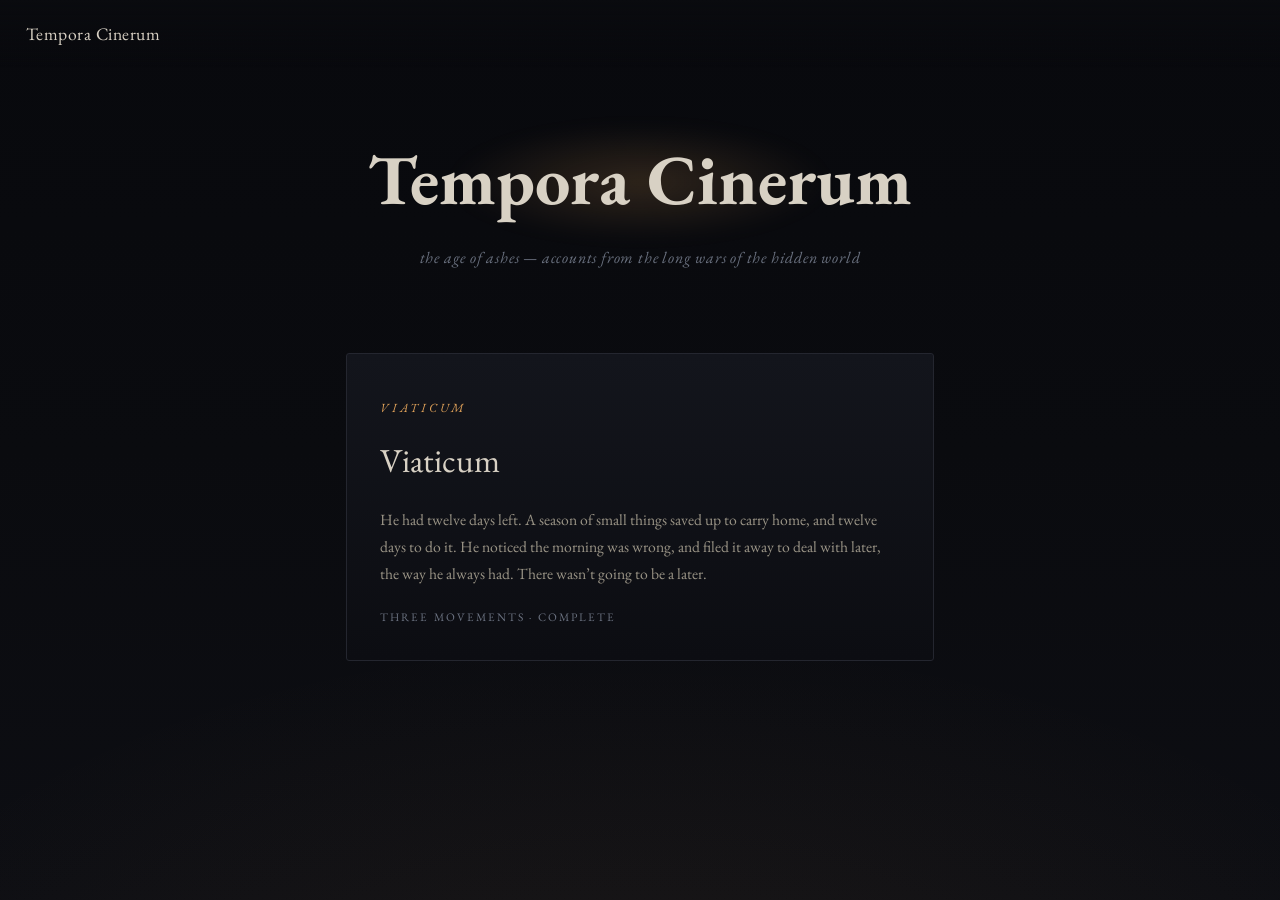
<file: index.html>
<!DOCTYPE html>
<html lang="en">
<head>
<meta charset="UTF-8">
<meta name="viewport" content="width=device-width, initial-scale=1.0">
<title>Tempora Cinerum</title>
<link rel="preconnect" href="https://fonts.googleapis.com">
<link rel="preconnect" href="https://fonts.gstatic.com" crossorigin>
<link href="https://fonts.googleapis.com/css2?family=EB+Garamond:ital,wght@0,400;0,500;1,400;1,500&display=swap" rel="stylesheet">
<link rel="stylesheet" href="assets/style.css">
</head>
<body>
<div class="sky" aria-hidden="true"></div>

<nav class="topbar">
  <a class="brand" href="index.html">Tempora Cinerum</a>
</nav>

<main class="wrap">

  <header class="lib-head reveal">
    <h1 class="lib-series">Tempora Cinerum</h1>
    <p class="lib-sub">the age of ashes — accounts from the long wars of the hidden world</p>
  </header>

  <!-- ====== WORK CARD: copy this block to add a new work ====== -->
  <a class="work-card reveal" href="works/viaticum/index.html">
    <span class="wc-latin">Viaticum</span>
    <h2>Viaticum</h2>
    <p class="wc-blurb">He had twelve days left. A season of small things saved up to carry home, and twelve days to do it. He noticed the morning was wrong, and filed it away to deal with later, the way he always had. There wasn&rsquo;t going to be a later.</p>
    <p class="wc-meta">Three movements · complete</p>
  </a>
  <!-- ====== end work card ====== -->

</main>

<script src="assets/app.js"></script>
</body>
</html>
</file>
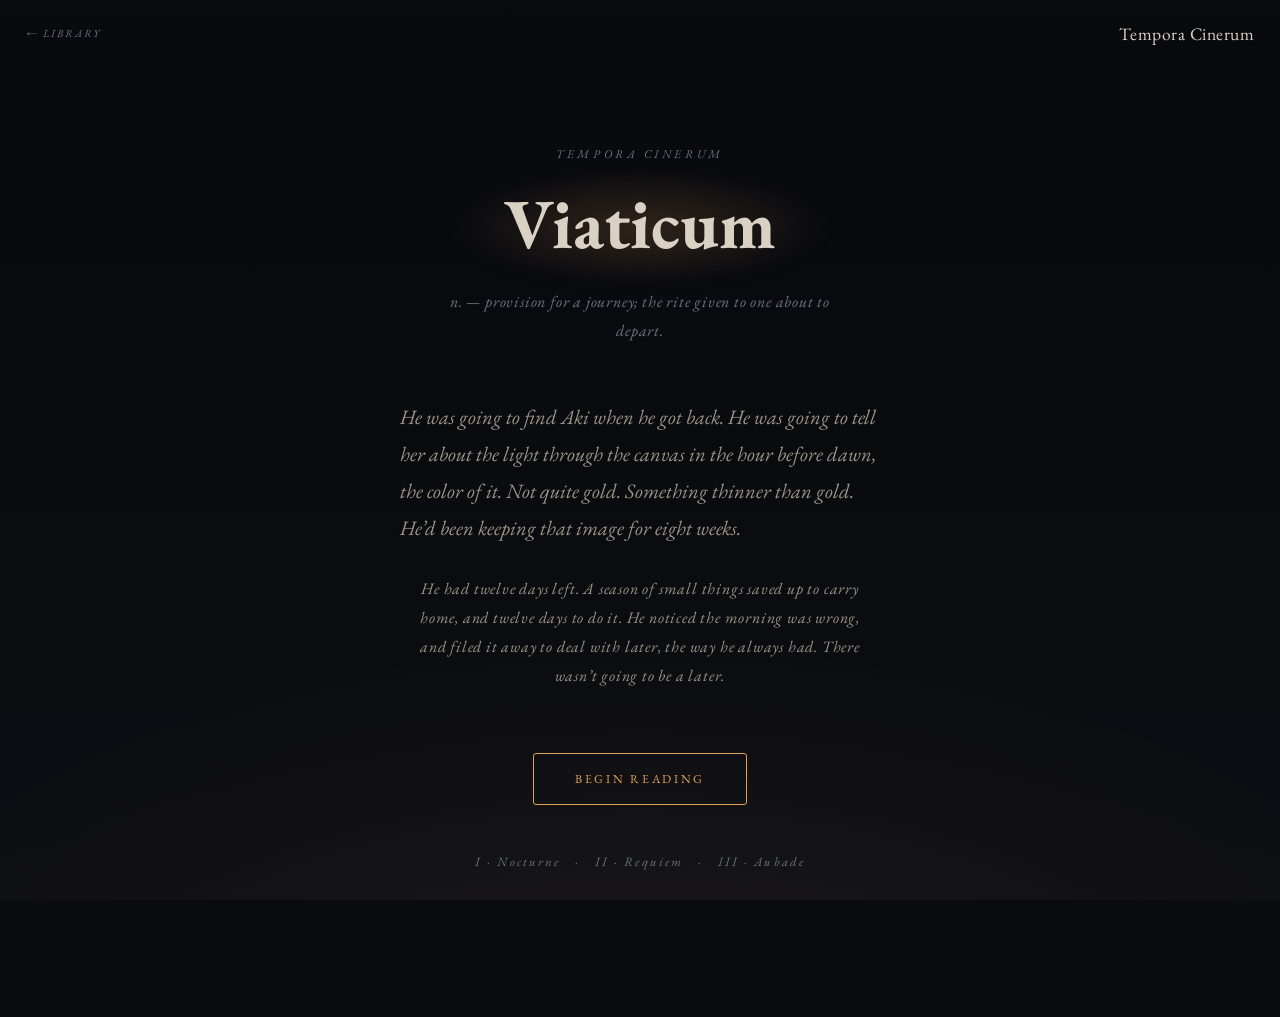
<file: works/viaticum/index.html>
<!DOCTYPE html>
<html lang="en">
<head>
<meta charset="UTF-8">
<meta name="viewport" content="width=device-width, initial-scale=1.0">
<title>Viaticum — Tempora Cinerum</title>
<link rel="preconnect" href="https://fonts.googleapis.com">
<link rel="preconnect" href="https://fonts.gstatic.com" crossorigin>
<link href="https://fonts.googleapis.com/css2?family=EB+Garamond:ital,wght@0,400;0,500;1,400;1,500&display=swap" rel="stylesheet">
<link rel="stylesheet" href="../../assets/style.css">
</head>
<body>
<div class="sky" aria-hidden="true"></div>

<nav class="topbar">
  <a href="../../index.html">← Library</a>
  <a class="brand" href="../../index.html">Tempora Cinerum</a>
</nav>

<main class="wrap">

  <header class="center">
    <p class="lib-sub reveal" style="margin-top:0;letter-spacing:.3em;text-transform:uppercase;font-size:.74rem;">Tempora Cinerum</p>
    <h1 class="lib-series reveal" style="margin-top:1.4rem;">Viaticum</h1>
    <p class="lib-sub reveal" style="max-width:25rem;margin-left:auto;margin-right:auto;">n. — provision for a journey; the rite given to one about to depart.</p>
  </header>

  <blockquote class="reveal" style="font-style:italic;color:var(--paper-dim);max-width:30rem;margin:6vh auto 0;line-height:1.8;text-align:left;border:none;padding:0;">He was going to find Aki when he got back. He was going to tell her about the light through the canvas in the hour before dawn, the color of it. Not quite gold. Something thinner than gold. He&rsquo;d been keeping that image for eight weeks.</blockquote>

  <p class="lib-sub reveal" style="text-align:center;max-width:28rem;margin:3vh auto 0;color:var(--paper-dim);">He had twelve days left. A season of small things saved up to carry home, and twelve days to do it. He noticed the morning was wrong, and filed it away to deal with later, the way he always had. There wasn&rsquo;t going to be a later.</p>

  <div class="center" style="margin-top:6vh;">
    <a class="startbtn reveal" href="read.html">Begin reading</a>
  </div>

  <p class="lib-sub reveal" style="text-align:center;margin-top:5vh;font-size:.8rem;letter-spacing:.16em;">
    <a href="read.html#nocturne" style="color:var(--muted);">I · Nocturne</a>
    &nbsp;&nbsp;·&nbsp;&nbsp;
    <a href="read.html#requiem" style="color:var(--muted);">II · Requiem</a>
    &nbsp;&nbsp;·&nbsp;&nbsp;
    <a href="read.html#aubade" style="color:var(--muted);">III · Aubade</a>
  </p>

</main>

<script src="../../assets/app.js"></script>
</body>
</html>
</file>
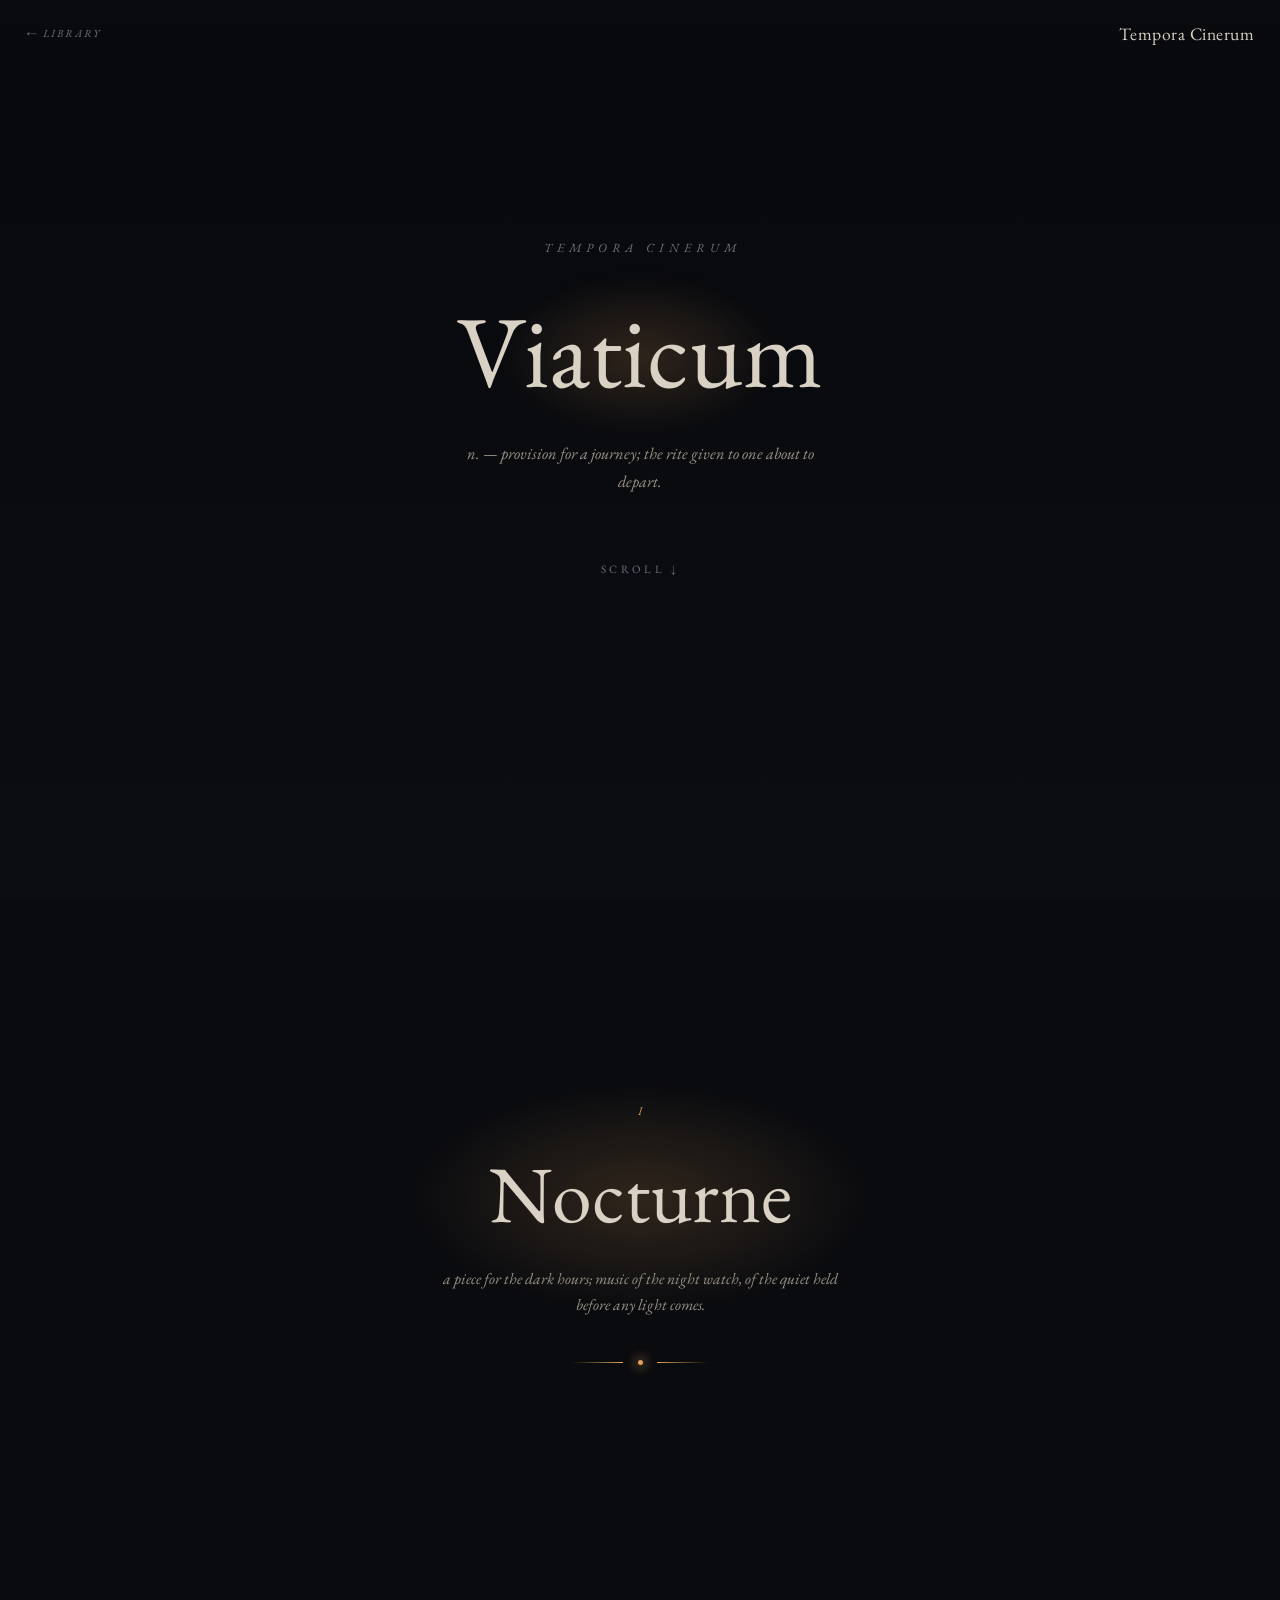
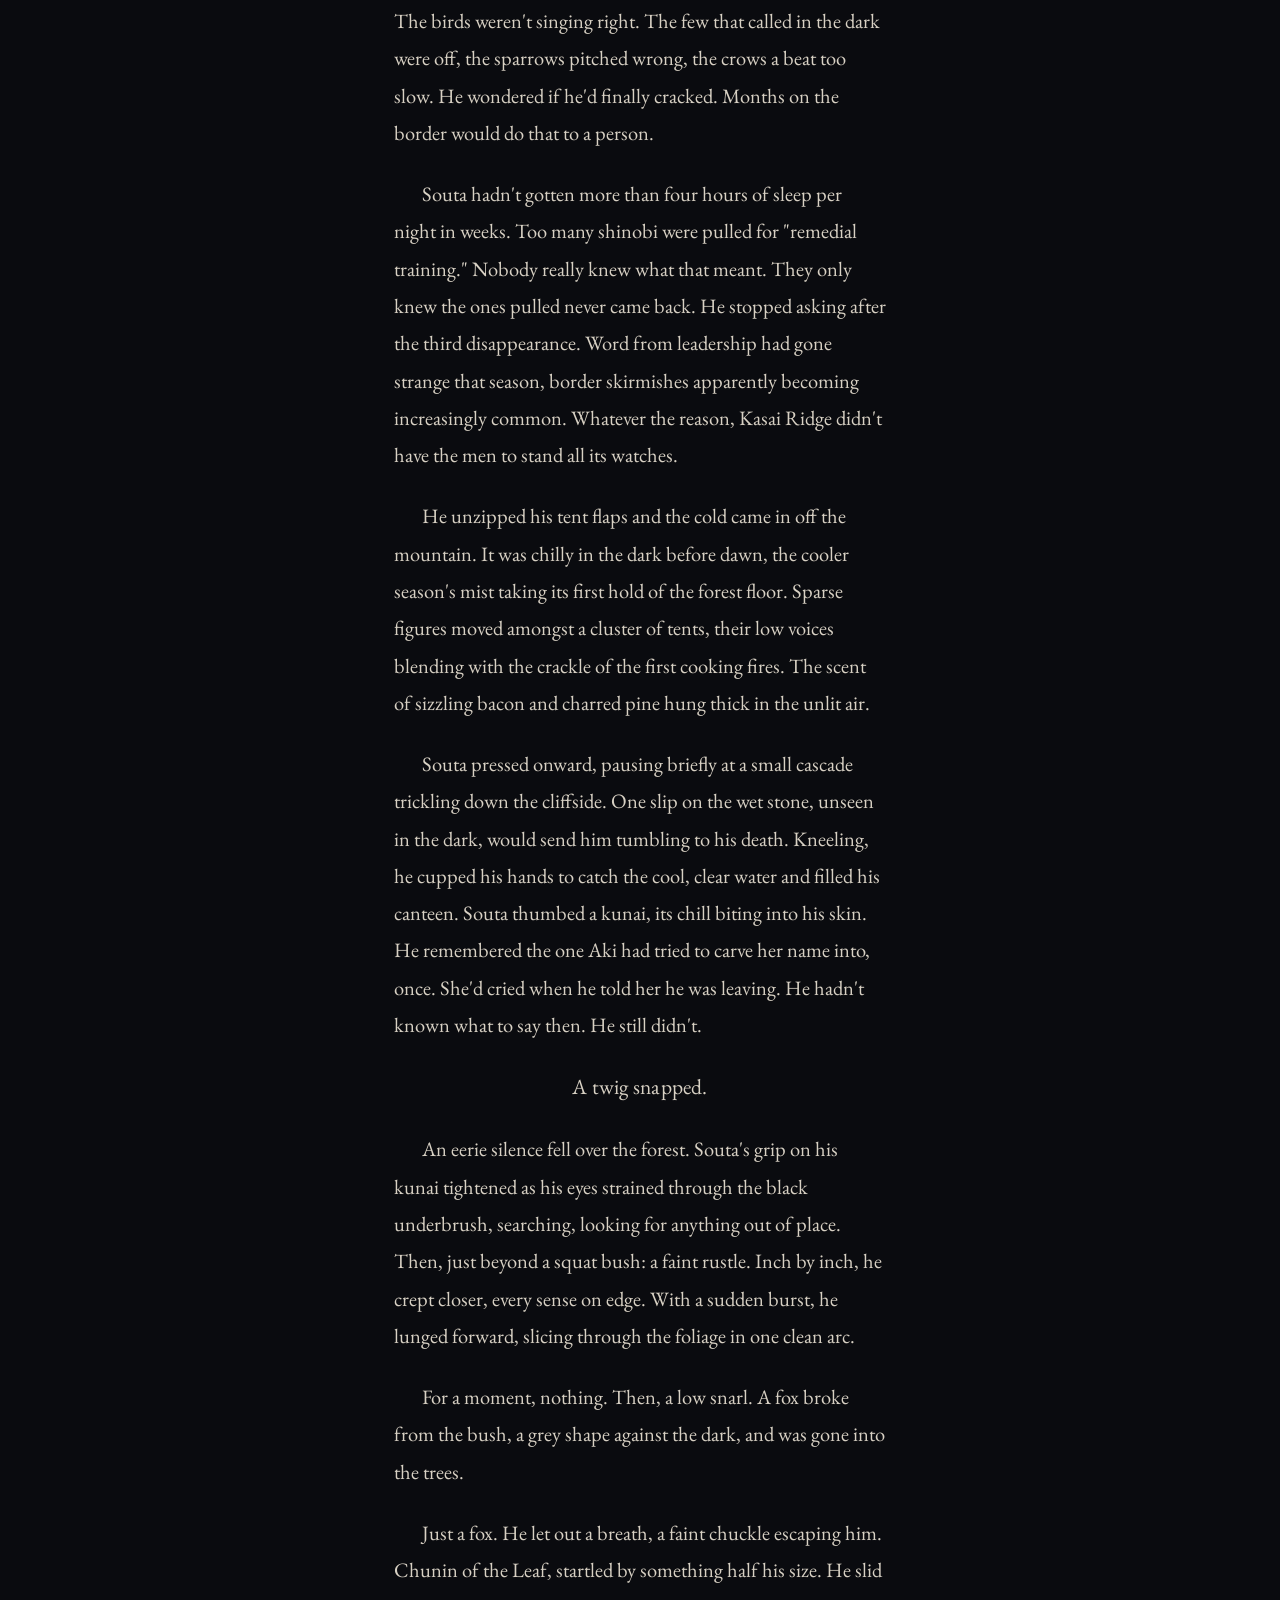
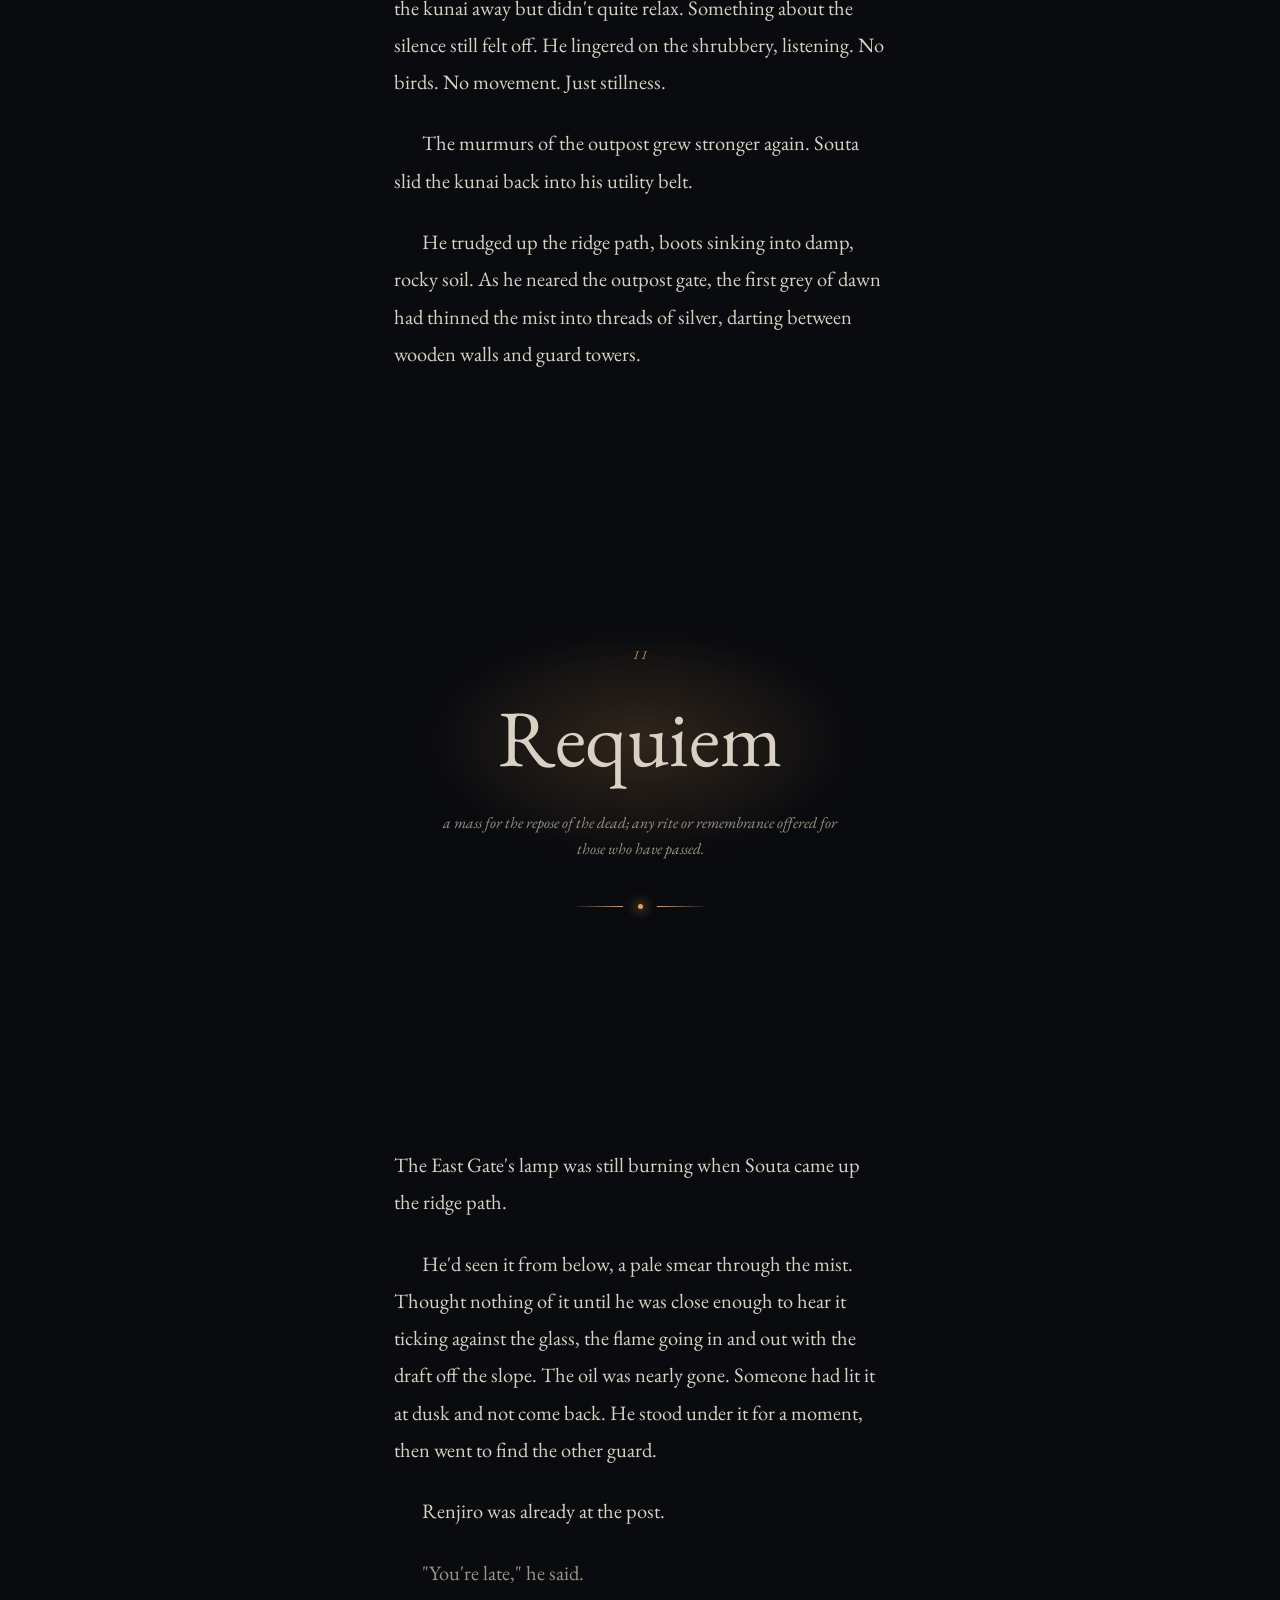
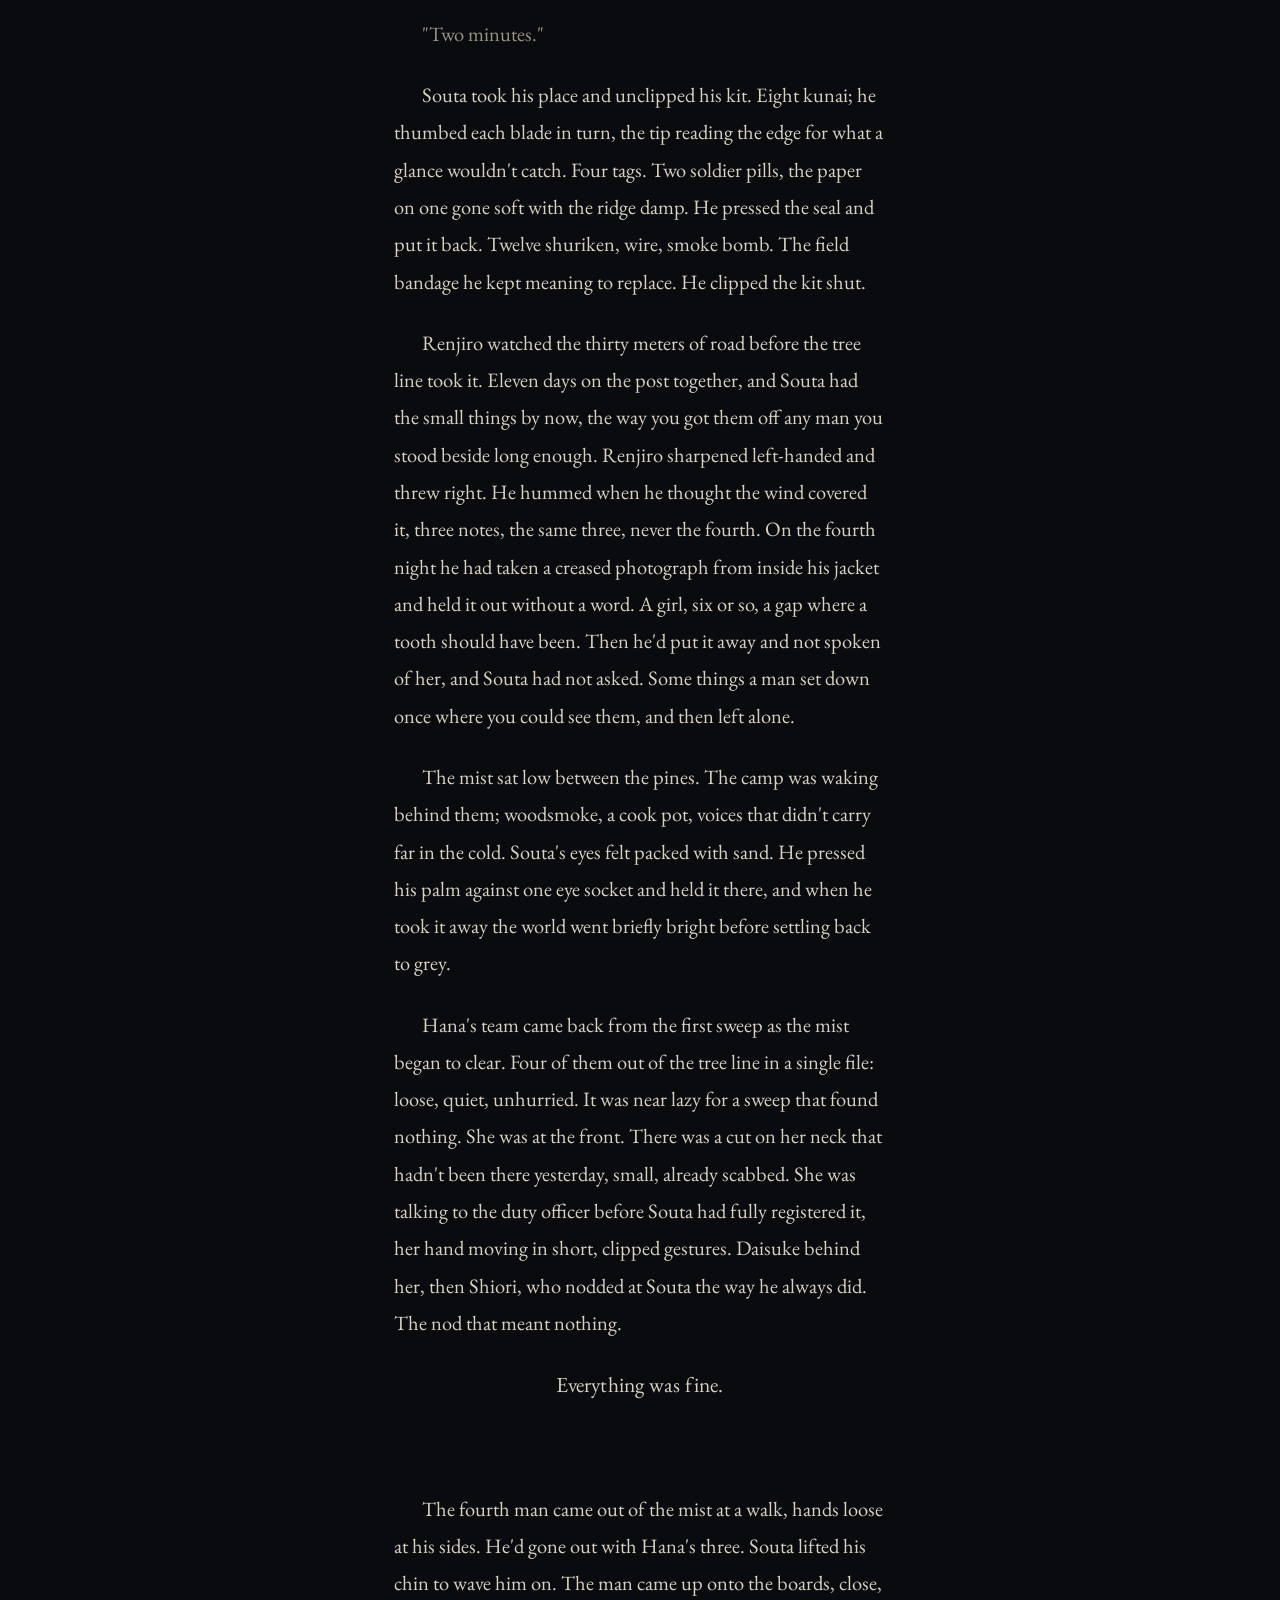
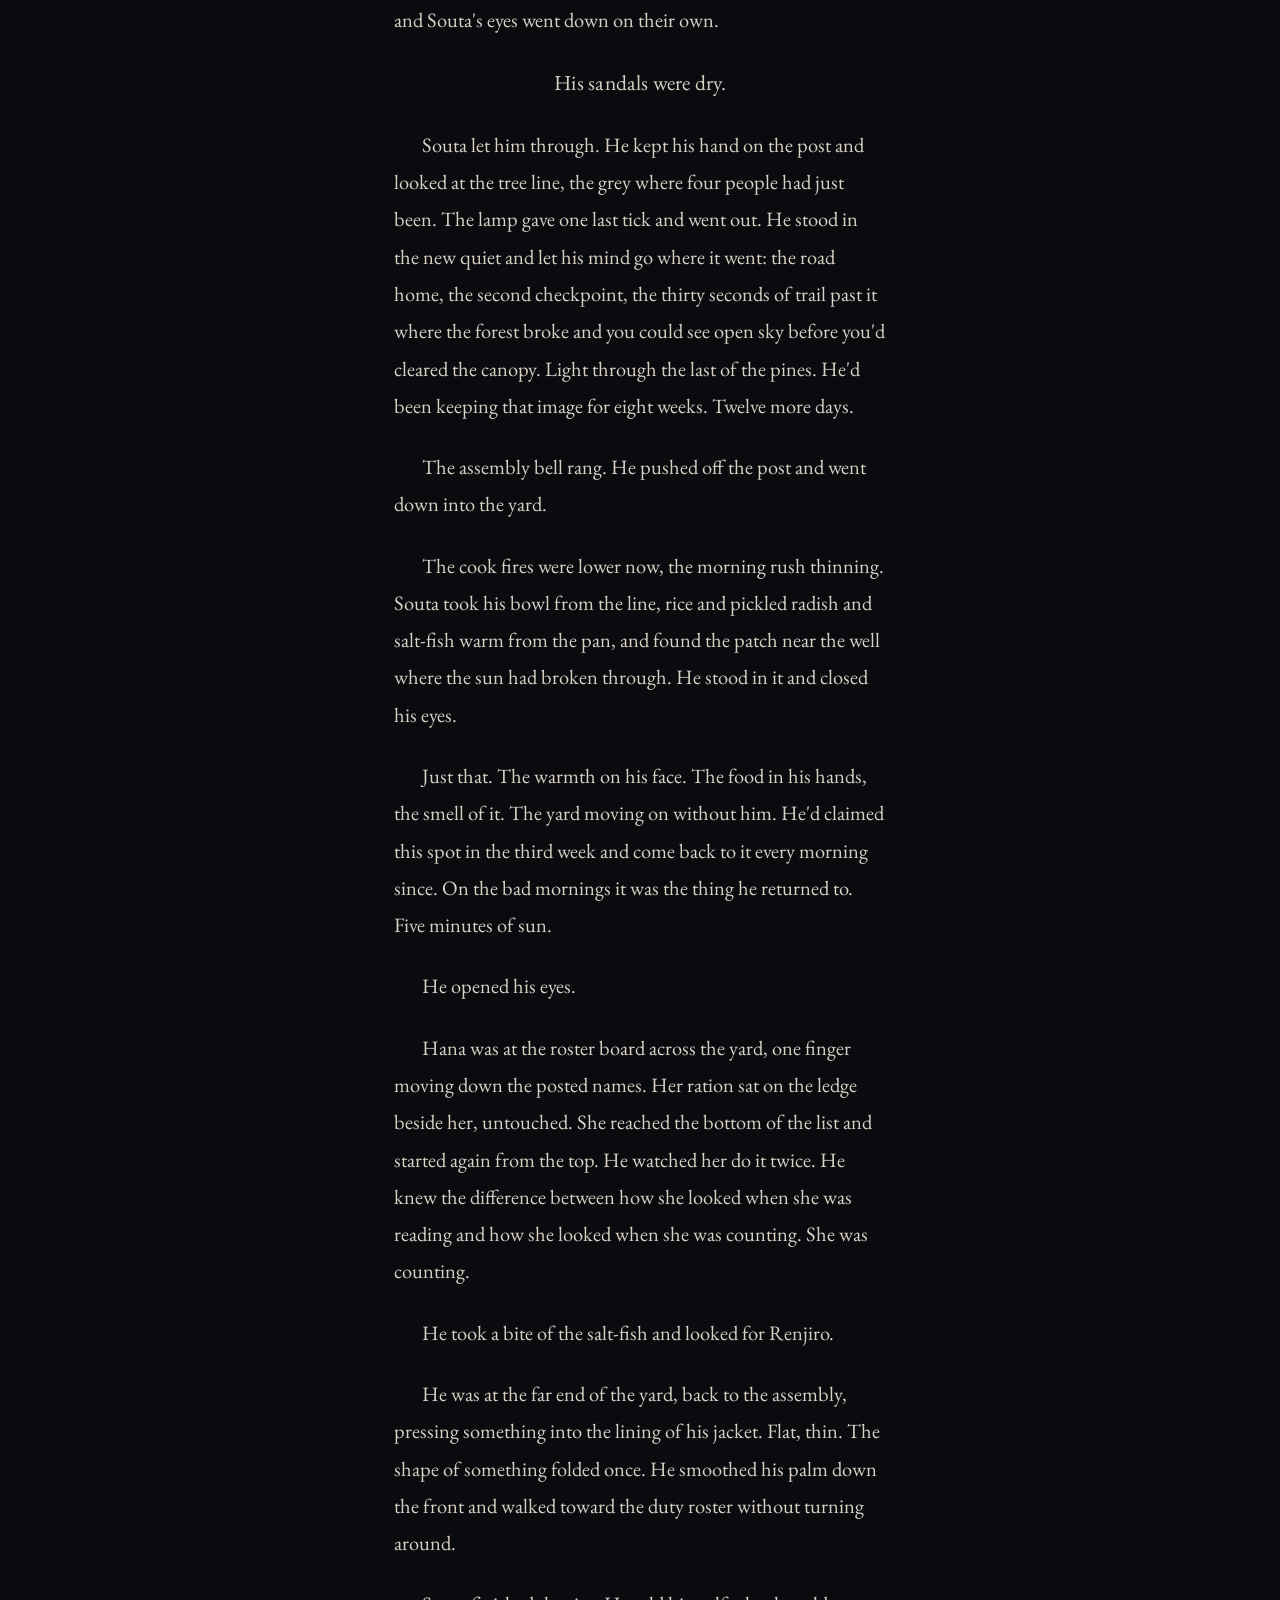
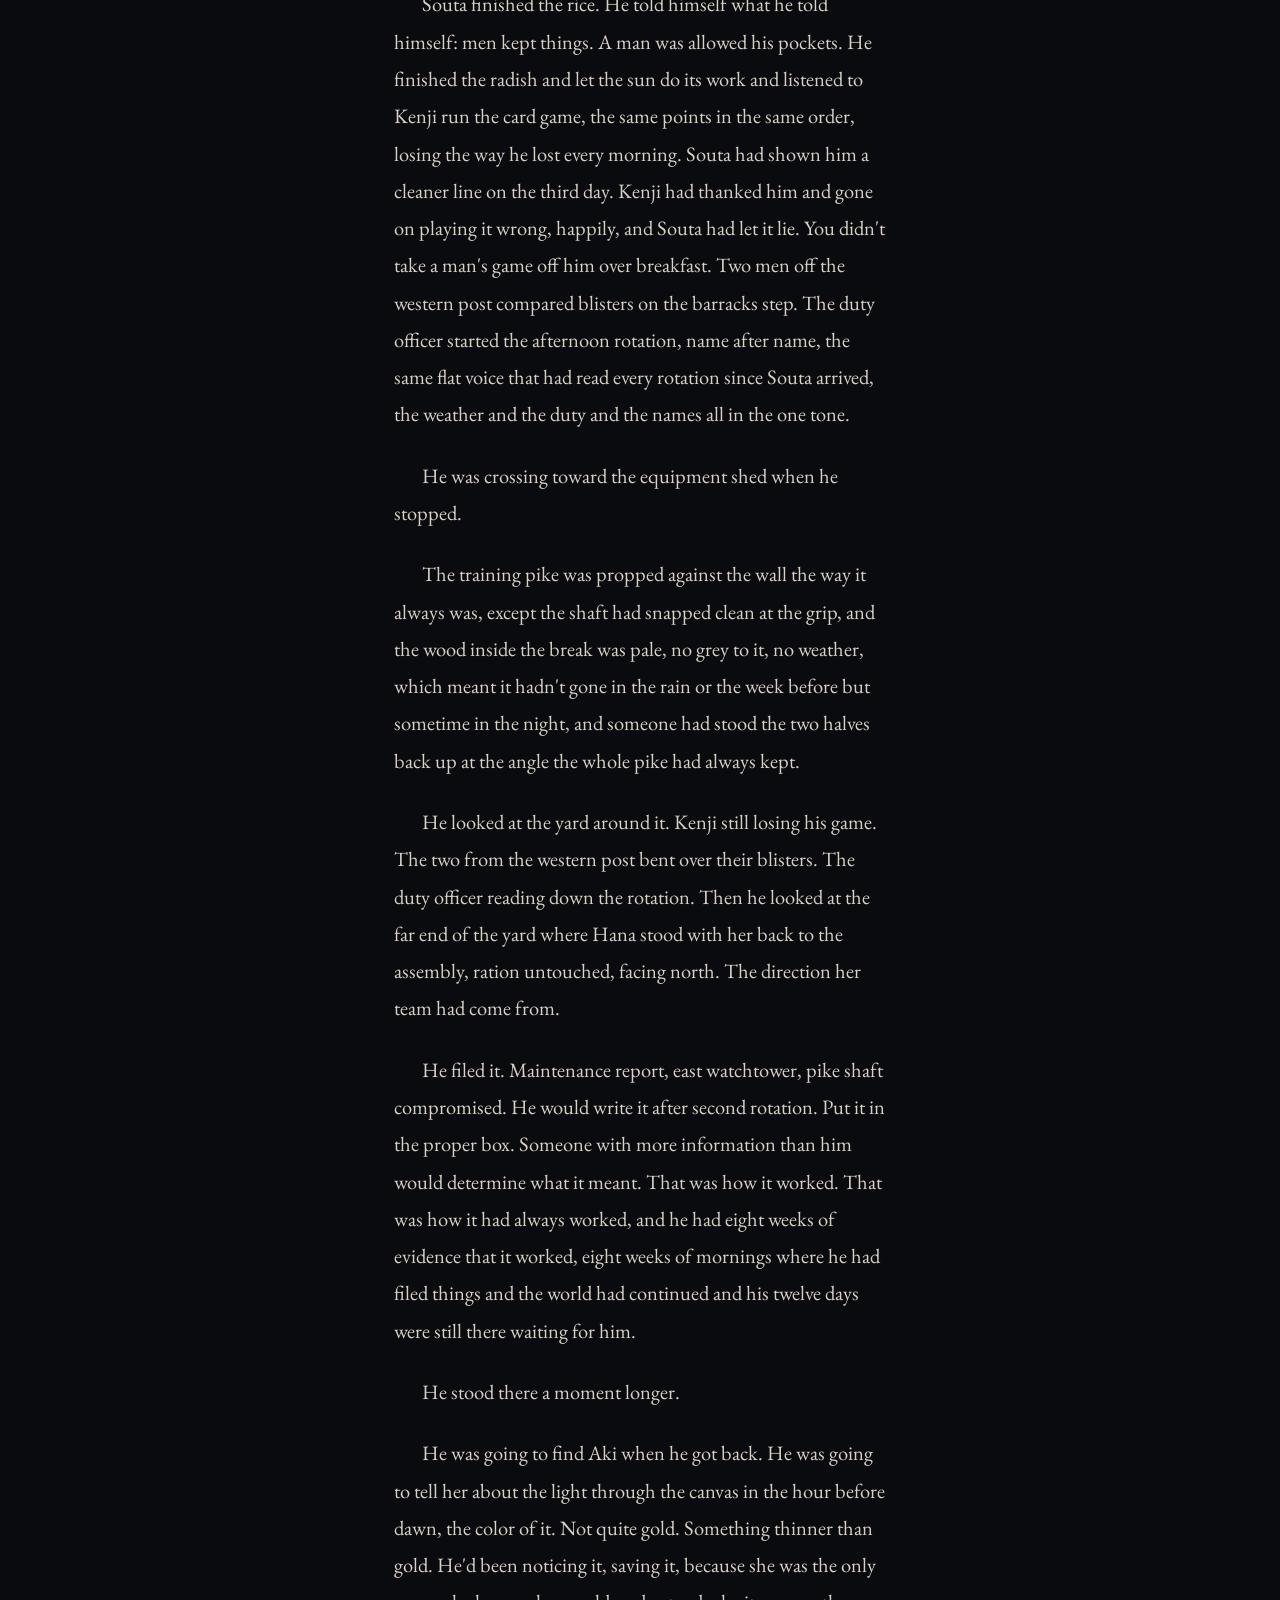
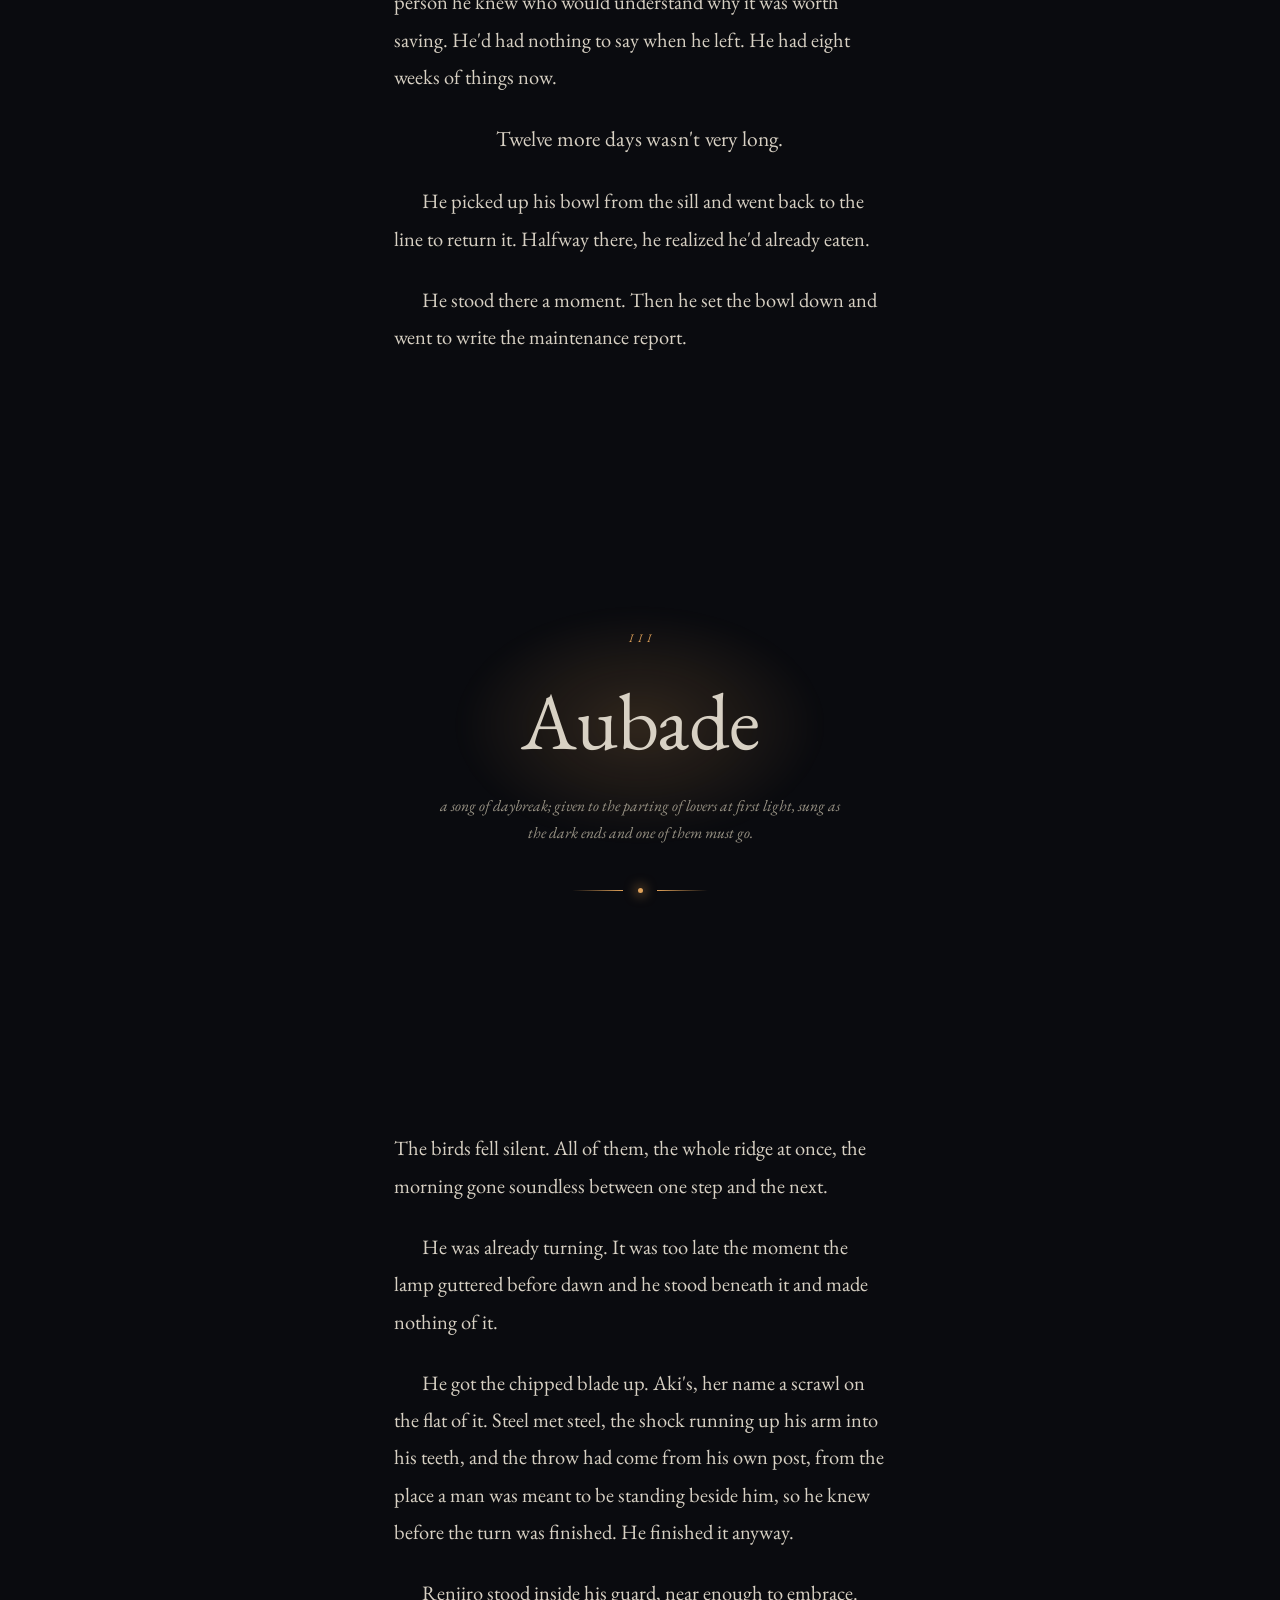
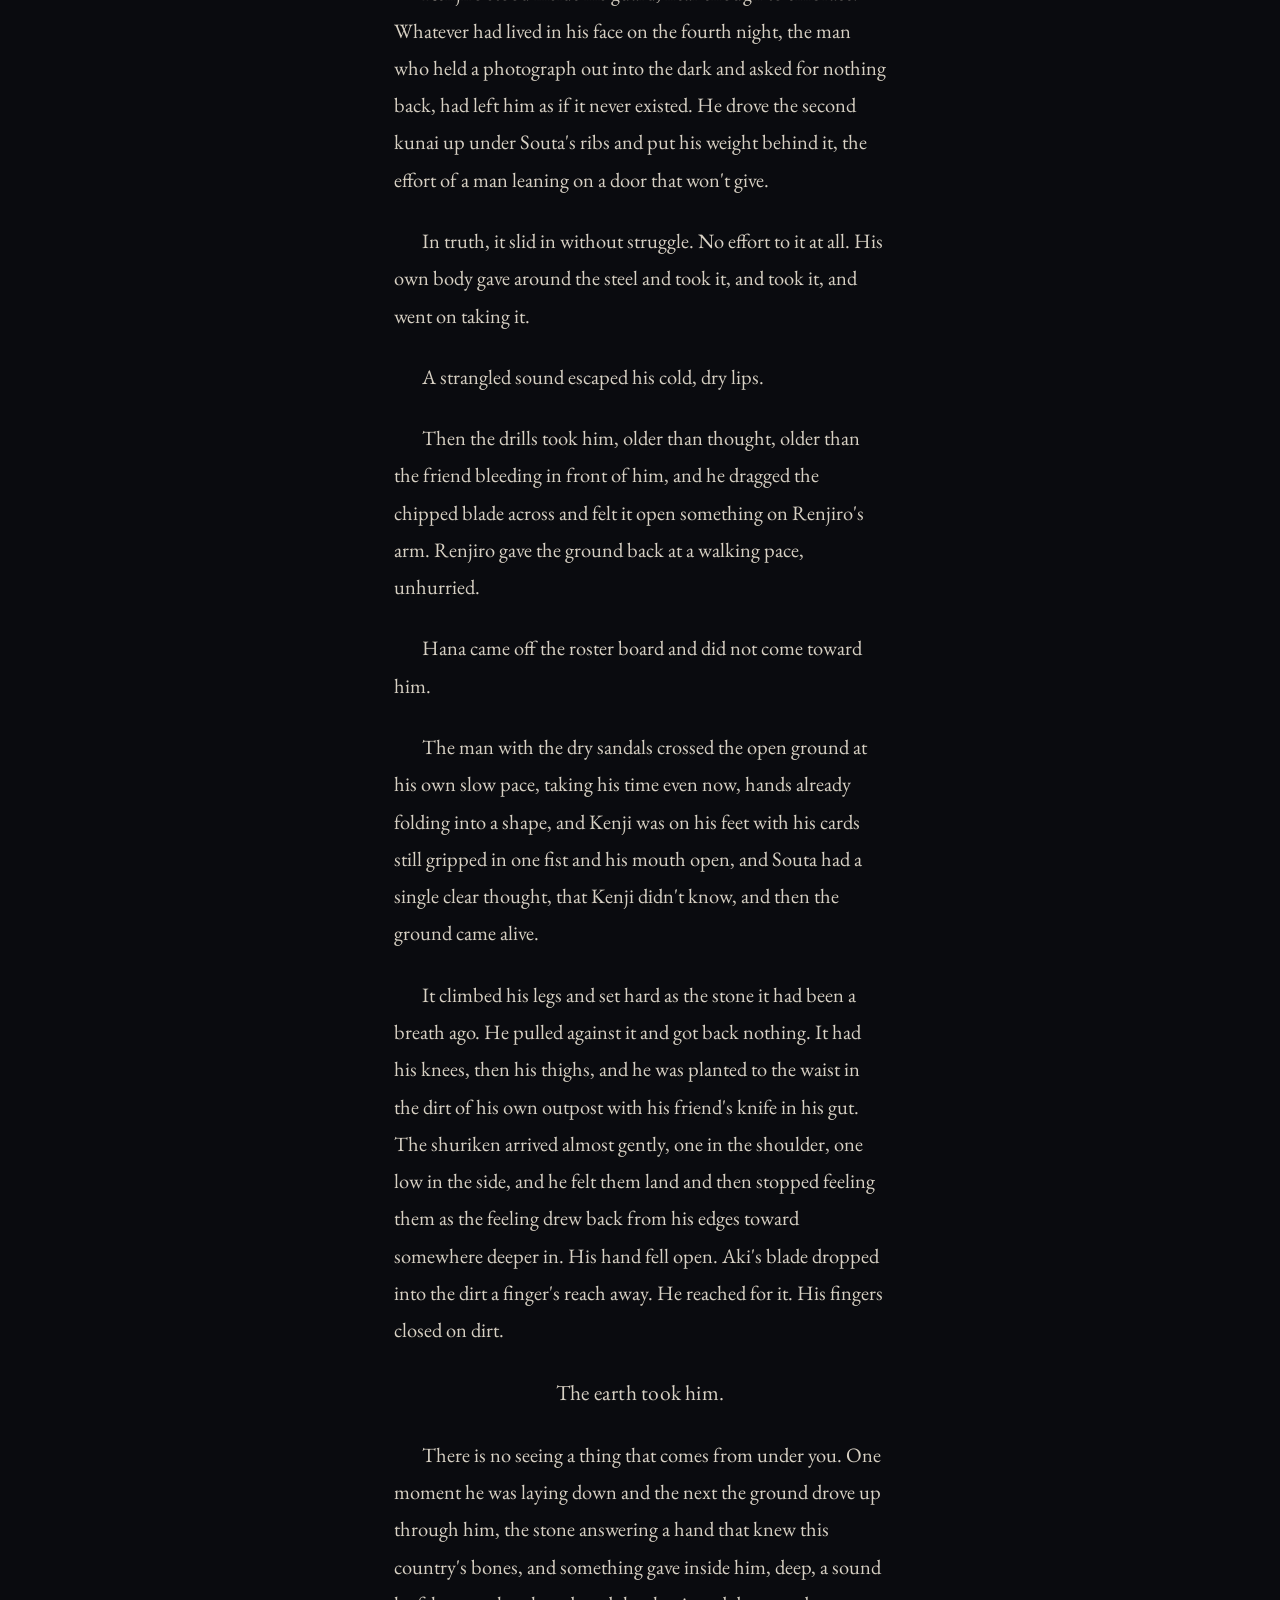
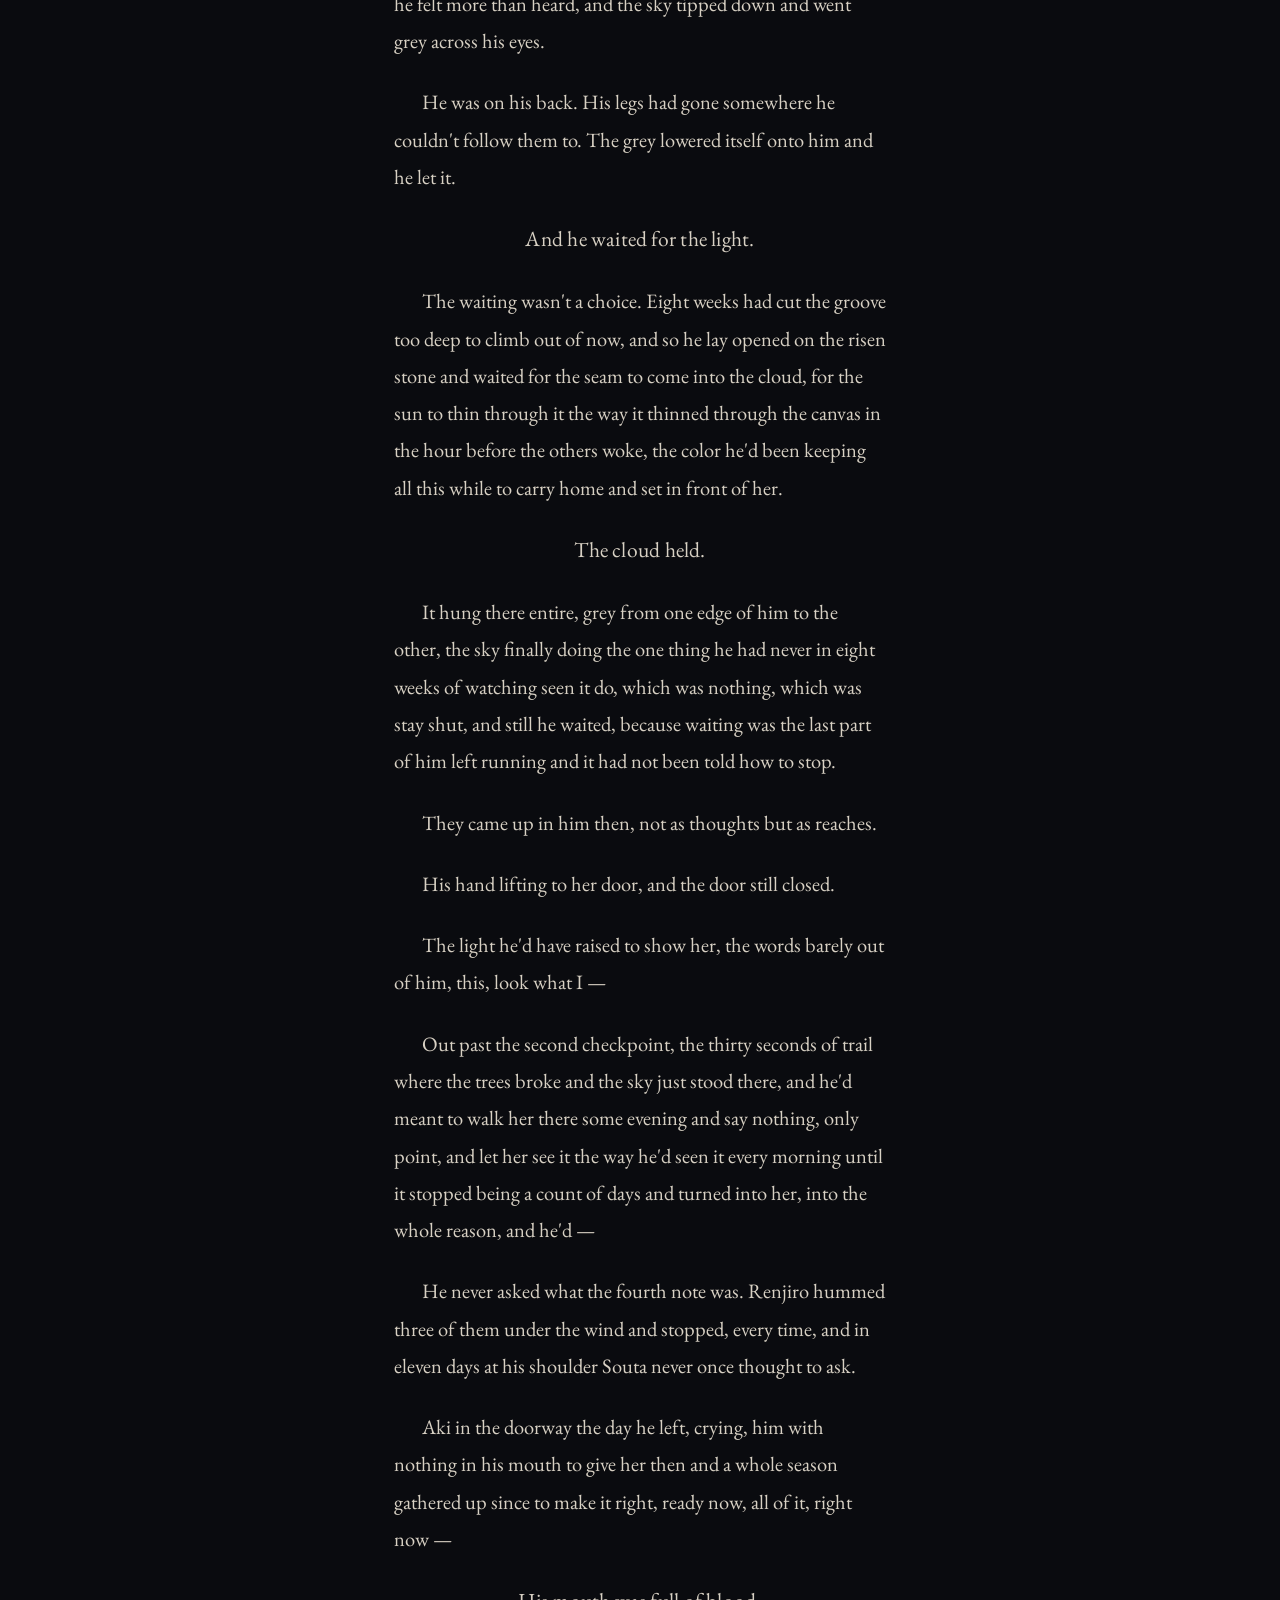
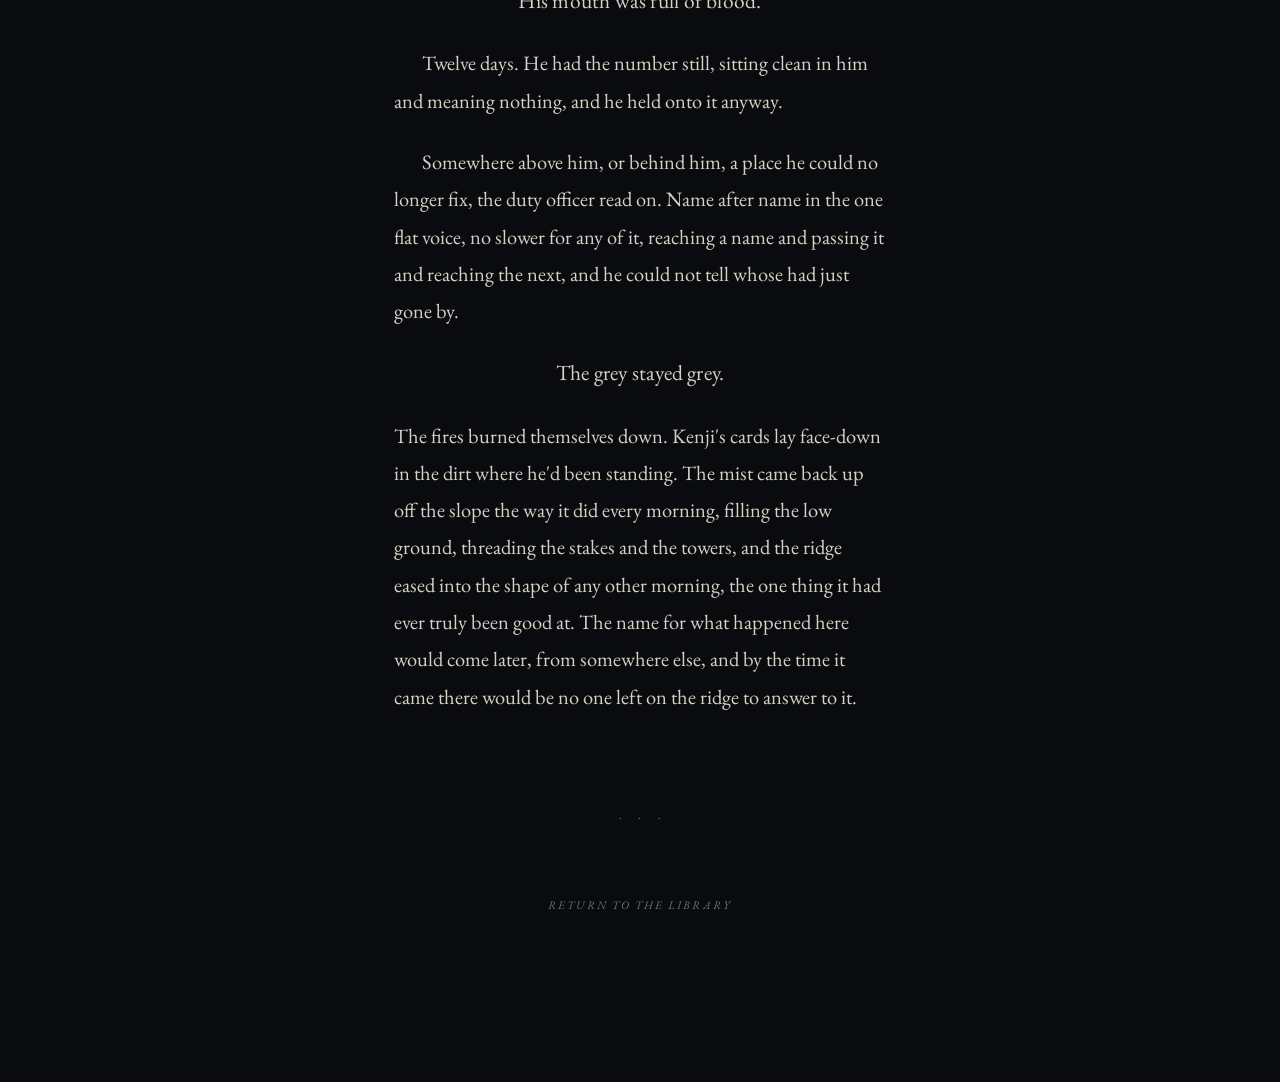
<file: works/viaticum/read.html>
<!DOCTYPE html>
<html lang="en">
<head>
<meta charset="UTF-8">
<meta name="viewport" content="width=device-width, initial-scale=1.0">
<title>Viaticum — Tempora Cinerum</title>
<link rel="preconnect" href="https://fonts.googleapis.com">
<link rel="preconnect" href="https://fonts.gstatic.com" crossorigin>
<link href="https://fonts.googleapis.com/css2?family=EB+Garamond:ital,wght@0,400;0,500;1,400;1,500&display=swap" rel="stylesheet">
<link rel="stylesheet" href="../../assets/style.css">
</head>
<body>
<div class="read-sky" aria-hidden="true"></div>
<div class="ch-progress" aria-hidden="true"></div>

<nav class="topbar">
  <a href="../../index.html">← Library</a>
  <a class="brand" href="../../index.html">Tempora Cinerum</a>
</nav>

<main class="read">

  <!-- FRONTISPIECE -->
  <header class="front">
    <p class="latin reveal">Tempora Cinerum</p>
    <h1 class="big reveal">Viaticum</h1>
    <p class="def reveal"><em>n. — provision for a journey; the rite given to one about to depart.</em></p>
    <p class="scroll-cue reveal">scroll ↓</p>
  </header>

  <!-- ===== I. NOCTURNE ===== -->
  <section class="divider" id="nocturne">
    <p class="ord reveal">I</p>
    <h2 class="name reveal">Nocturne</h2>
    <p class="def reveal">a piece for the dark hours; music of the night watch, of the quiet held before any light comes.</p>
    <div class="glyph reveal" aria-hidden="true"><span class="dot"></span></div>
  </section>

  <div class="prose">
    <p class="reveal">The birds weren't singing right. The few that called in the dark were off, the sparrows pitched wrong, the crows a beat too slow. He wondered if he'd finally cracked. Months on the border would do that to a person.</p>
    <p class="reveal">Souta hadn't gotten more than four hours of sleep per night in weeks. Too many shinobi were pulled for "remedial training." Nobody really knew what that meant. They only knew the ones pulled never came back. He stopped asking after the third disappearance. Word from leadership had gone strange that season, border skirmishes apparently becoming increasingly common. Whatever the reason, Kasai Ridge didn't have the men to stand all its watches.</p>
    <p class="reveal">He unzipped his tent flaps and the cold came in off the mountain. It was chilly in the dark before dawn, the cooler season's mist taking its first hold of the forest floor. Sparse figures moved amongst a cluster of tents, their low voices blending with the crackle of the first cooking fires. The scent of sizzling bacon and charred pine hung thick in the unlit air.</p>
    <p class="reveal">Souta pressed onward, pausing briefly at a small cascade trickling down the cliffside. One slip on the wet stone, unseen in the dark, would send him tumbling to his death. Kneeling, he cupped his hands to catch the cool, clear water and filled his canteen. Souta thumbed a kunai, its chill biting into his skin. He remembered the one Aki had tried to carve her name into, once. She'd cried when he told her he was leaving. He hadn't known what to say then. He still didn't.</p>
    <p class="breath reveal">A twig snapped.</p>
    <p class="reveal">An eerie silence fell over the forest. Souta's grip on his kunai tightened as his eyes strained through the black underbrush, searching, looking for anything out of place. Then, just beyond a squat bush: a faint rustle. Inch by inch, he crept closer, every sense on edge. With a sudden burst, he lunged forward, slicing through the foliage in one clean arc.</p>
    <p class="reveal">For a moment, nothing. Then, a low snarl. A fox broke from the bush, a grey shape against the dark, and was gone into the trees.</p>
    <p class="reveal">Just a fox. He let out a breath, a faint chuckle escaping him. Chunin of the Leaf, startled by something half his size. He slid the kunai away but didn't quite relax. Something about the silence still felt off. He lingered on the shrubbery, listening. No birds. No movement. Just stillness.</p>
    <p class="reveal">The murmurs of the outpost grew stronger again. Souta slid the kunai back into his utility belt.</p>
    <p class="reveal">He trudged up the ridge path, boots sinking into damp, rocky soil. As he neared the outpost gate, the first grey of dawn had thinned the mist into threads of silver, darting between wooden walls and guard towers.</p>
  </div>

  <!-- ===== II. REQUIEM ===== -->
  <section class="divider" id="requiem">
    <p class="ord reveal">II</p>
    <h2 class="name reveal">Requiem</h2>
    <p class="def reveal">a mass for the repose of the dead; any rite or remembrance offered for those who have passed.</p>
    <div class="glyph reveal" aria-hidden="true"><span class="dot"></span></div>
  </section>

  <div class="prose">
    <p class="reveal">The East Gate's lamp was still burning when Souta came up the ridge path.</p>
    <p class="reveal">He'd seen it from below, a pale smear through the mist. Thought nothing of it until he was close enough to hear it ticking against the glass, the flame going in and out with the draft off the slope. The oil was nearly gone. Someone had lit it at dusk and not come back. He stood under it for a moment, then went to find the other guard.</p>
    <p class="reveal">Renjiro was already at the post.</p>
    <p class="dialogue reveal">"You're late," he said.</p>
    <p class="dialogue reveal">"Two minutes."</p>
    <p class="reveal">Souta took his place and unclipped his kit. Eight kunai; he thumbed each blade in turn, the tip reading the edge for what a glance wouldn't catch. Four tags. Two soldier pills, the paper on one gone soft with the ridge damp. He pressed the seal and put it back. Twelve shuriken, wire, smoke bomb. The field bandage he kept meaning to replace. He clipped the kit shut.</p>
    <p class="reveal">Renjiro watched the thirty meters of road before the tree line took it. Eleven days on the post together, and Souta had the small things by now, the way you got them off any man you stood beside long enough. Renjiro sharpened left-handed and threw right. He hummed when he thought the wind covered it, three notes, the same three, never the fourth. On the fourth night he had taken a creased photograph from inside his jacket and held it out without a word. A girl, six or so, a gap where a tooth should have been. Then he'd put it away and not spoken of her, and Souta had not asked. Some things a man set down once where you could see them, and then left alone.</p>
    <p class="reveal">The mist sat low between the pines. The camp was waking behind them; woodsmoke, a cook pot, voices that didn't carry far in the cold. Souta's eyes felt packed with sand. He pressed his palm against one eye socket and held it there, and when he took it away the world went briefly bright before settling back to grey.</p>
    <p class="reveal">Hana's team came back from the first sweep as the mist began to clear. Four of them out of the tree line in a single file: loose, quiet, unhurried. It was near lazy for a sweep that found nothing. She was at the front. There was a cut on her neck that hadn't been there yesterday, small, already scabbed. She was talking to the duty officer before Souta had fully registered it, her hand moving in short, clipped gestures. Daisuke behind her, then Shiori, who nodded at Souta the way he always did. The nod that meant nothing.</p>
    <p class="breath reveal">Everything was fine.</p>
    <p class="reveal">Souta waited.</p>
    <p class="reveal">The fourth man came out of the mist at a walk, hands loose at his sides. He'd gone out with Hana's three. Souta lifted his chin to wave him on. The man came up onto the boards, close, and Souta's eyes went down on their own.</p>
    <p class="breath reveal">His sandals were dry.</p>
    <p class="reveal">Souta let him through. He kept his hand on the post and looked at the tree line, the grey where four people had just been. The lamp gave one last tick and went out. He stood in the new quiet and let his mind go where it went: the road home, the second checkpoint, the thirty seconds of trail past it where the forest broke and you could see open sky before you'd cleared the canopy. Light through the last of the pines. He'd been keeping that image for eight weeks. Twelve more days.</p>
    <p class="reveal">The assembly bell rang. He pushed off the post and went down into the yard.</p>
    <p class="reveal">The cook fires were lower now, the morning rush thinning. Souta took his bowl from the line, rice and pickled radish and salt-fish warm from the pan, and found the patch near the well where the sun had broken through. He stood in it and closed his eyes.</p>
    <p class="reveal">Just that. The warmth on his face. The food in his hands, the smell of it. The yard moving on without him. He'd claimed this spot in the third week and come back to it every morning since. On the bad mornings it was the thing he returned to. Five minutes of sun.</p>
    <p class="reveal">He opened his eyes.</p>
    <p class="reveal">Hana was at the roster board across the yard, one finger moving down the posted names. Her ration sat on the ledge beside her, untouched. She reached the bottom of the list and started again from the top. He watched her do it twice. He knew the difference between how she looked when she was reading and how she looked when she was counting. She was counting.</p>
    <p class="reveal">He took a bite of the salt-fish and looked for Renjiro.</p>
    <p class="reveal">He was at the far end of the yard, back to the assembly, pressing something into the lining of his jacket. Flat, thin. The shape of something folded once. He smoothed his palm down the front and walked toward the duty roster without turning around.</p>
    <p class="reveal">Souta finished the rice. He told himself what he told himself: men kept things. A man was allowed his pockets. He finished the radish and let the sun do its work and listened to Kenji run the card game, the same points in the same order, losing the way he lost every morning. Souta had shown him a cleaner line on the third day. Kenji had thanked him and gone on playing it wrong, happily, and Souta had let it lie. You didn't take a man's game off him over breakfast. Two men off the western post compared blisters on the barracks step. The duty officer started the afternoon rotation, name after name, the same flat voice that had read every rotation since Souta arrived, the weather and the duty and the names all in the one tone.</p>
    <p class="reveal">He was crossing toward the equipment shed when he stopped.</p>
    <p class="reveal">The training pike was propped against the wall the way it always was, except the shaft had snapped clean at the grip, and the wood inside the break was pale, no grey to it, no weather, which meant it hadn't gone in the rain or the week before but sometime in the night, and someone had stood the two halves back up at the angle the whole pike had always kept.</p>
    <p class="reveal">He looked at the yard around it. Kenji still losing his game. The two from the western post bent over their blisters. The duty officer reading down the rotation. Then he looked at the far end of the yard where Hana stood with her back to the assembly, ration untouched, facing north. The direction her team had come from.</p>
    <p class="reveal">He filed it. Maintenance report, east watchtower, pike shaft compromised. He would write it after second rotation. Put it in the proper box. Someone with more information than him would determine what it meant. That was how it worked. That was how it had always worked, and he had eight weeks of evidence that it worked, eight weeks of mornings where he had filed things and the world had continued and his twelve days were still there waiting for him.</p>
    <p class="reveal">He stood there a moment longer.</p>
    <p class="reveal">He was going to find Aki when he got back. He was going to tell her about the light through the canvas in the hour before dawn, the color of it. Not quite gold. Something thinner than gold. He'd been noticing it, saving it, because she was the only person he knew who would understand why it was worth saving. He'd had nothing to say when he left. He had eight weeks of things now.</p>
    <p class="breath reveal">Twelve more days wasn't very long.</p>
    <p class="reveal">He picked up his bowl from the sill and went back to the line to return it. Halfway there, he realized he'd already eaten.</p>
    <p class="reveal">He stood there a moment. Then he set the bowl down and went to write the maintenance report.</p>
  </div>

  <!-- ===== III. AUBADE ===== -->
  <section class="divider" id="aubade">
    <p class="ord reveal">III</p>
    <h2 class="name reveal">Aubade</h2>
    <p class="def reveal">a song of daybreak; given to the parting of lovers at first light, sung as the dark ends and one of them must go.</p>
    <div class="glyph reveal" aria-hidden="true"><span class="dot"></span></div>
  </section>

  <div class="prose">
    <p class="reveal">The birds fell silent. All of them, the whole ridge at once, the morning gone soundless between one step and the next.</p>
    <p class="reveal">He was already turning. It was too late the moment the lamp guttered before dawn and he stood beneath it and made nothing of it.</p>
    <p class="reveal">He got the chipped blade up. Aki's, her name a scrawl on the flat of it. Steel met steel, the shock running up his arm into his teeth, and the throw had come from his own post, from the place a man was meant to be standing beside him, so he knew before the turn was finished. He finished it anyway.</p>
    <p class="reveal">Renjiro stood inside his guard, near enough to embrace. Whatever had lived in his face on the fourth night, the man who held a photograph out into the dark and asked for nothing back, had left him as if it never existed. He drove the second kunai up under Souta's ribs and put his weight behind it, the effort of a man leaning on a door that won't give.</p>
    <p class="reveal">In truth, it slid in without struggle. No effort to it at all. His own body gave around the steel and took it, and took it, and went on taking it.</p>
    <p class="reveal">A strangled sound escaped his cold, dry lips.</p>
    <p class="reveal">Then the drills took him, older than thought, older than the friend bleeding in front of him, and he dragged the chipped blade across and felt it open something on Renjiro's arm. Renjiro gave the ground back at a walking pace, unhurried.</p>
    <p class="reveal">Hana came off the roster board and did not come toward him.</p>
    <p class="reveal">The man with the dry sandals crossed the open ground at his own slow pace, taking his time even now, hands already folding into a shape, and Kenji was on his feet with his cards still gripped in one fist and his mouth open, and Souta had a single clear thought, that Kenji didn't know, and then the ground came alive.</p>
    <p class="reveal">It climbed his legs and set hard as the stone it had been a breath ago. He pulled against it and got back nothing. It had his knees, then his thighs, and he was planted to the waist in the dirt of his own outpost with his friend's knife in his gut. The shuriken arrived almost gently, one in the shoulder, one low in the side, and he felt them land and then stopped feeling them as the feeling drew back from his edges toward somewhere deeper in. His hand fell open. Aki's blade dropped into the dirt a finger's reach away. He reached for it. His fingers closed on dirt.</p>
    <p class="breath reveal">The earth took him.</p>
    <p class="reveal">There is no seeing a thing that comes from under you. One moment he was laying down and the next the ground drove up through him, the stone answering a hand that knew this country's bones, and something gave inside him, deep, a sound he felt more than heard, and the sky tipped down and went grey across his eyes.</p>
    <p class="reveal">He was on his back. His legs had gone somewhere he couldn't follow them to. The grey lowered itself onto him and he let it.</p>
    <p class="breath reveal">And he waited for the light.</p>
    <p class="reveal">The waiting wasn't a choice. Eight weeks had cut the groove too deep to climb out of now, and so he lay opened on the risen stone and waited for the seam to come into the cloud, for the sun to thin through it the way it thinned through the canvas in the hour before the others woke, the color he'd been keeping all this while to carry home and set in front of her.</p>
    <p class="breath reveal">The cloud held.</p>
    <p class="reveal">It hung there entire, grey from one edge of him to the other, the sky finally doing the one thing he had never in eight weeks of watching seen it do, which was nothing, which was stay shut, and still he waited, because waiting was the last part of him left running and it had not been told how to stop.</p>
    <p class="reveal">They came up in him then, not as thoughts but as reaches.</p>
    <p class="reveal">His hand lifting to her door, and the door still closed.</p>
    <p class="reveal">The light he'd have raised to show her, the words barely out of him, this, look what I&nbsp;—</p>
    <p class="reveal">Out past the second checkpoint, the thirty seconds of trail where the trees broke and the sky just stood there, and he'd meant to walk her there some evening and say nothing, only point, and let her see it the way he'd seen it every morning until it stopped being a count of days and turned into her, into the whole reason, and he'd&nbsp;—</p>
    <p class="reveal">He never asked what the fourth note was. Renjiro hummed three of them under the wind and stopped, every time, and in eleven days at his shoulder Souta never once thought to ask.</p>
    <p class="reveal">Aki in the doorway the day he left, crying, him with nothing in his mouth to give her then and a whole season gathered up since to make it right, ready now, all of it, right now&nbsp;—</p>
    <p class="breath reveal">His mouth was full of blood.</p>
    <p class="reveal">Twelve days. He had the number still, sitting clean in him and meaning nothing, and he held onto it anyway.</p>
    <p class="reveal">Somewhere above him, or behind him, a place he could no longer fix, the duty officer read on. Name after name in the one flat voice, no slower for any of it, reaching a name and passing it and reaching the next, and he could not tell whose had just gone by.</p>
    <p class="breath reveal">The grey stayed grey.</p>
    <p class="reveal coda">The fires burned themselves down. Kenji's cards lay face-down in the dirt where he'd been standing. The mist came back up off the slope the way it did every morning, filling the low ground, threading the stakes and the towers, and the ridge eased into the shape of any other morning, the one thing it had ever truly been good at. The name for what happened here would come later, from somewhere else, and by the time it came there would be no one left on the ridge to answer to it.</p>
  </div>

  <p class="end-mark reveal">· · ·</p>
  <p class="backline reveal"><a href="../../index.html">Return to the library</a></p>

</main>

<script src="../../assets/app.js"></script>
</body>
</html>
</file>
<file: assets/style.css>
/* ============================================================
   Tempora Cinerum — shared stylesheet
   ============================================================ */

:root{
  --ground:#0a0b0f;
  --paper:#d8d1c4;
  --paper-dim:#9a9486;
  --muted:#6b7280;
  --amber:#e0a25a;
  --amber-soft:rgba(224,162,90,.18);
  --hair:#24262f;
  --hair-soft:#1b1d24;
  --measure:34rem;
  --serif:'EB Garamond',Georgia,'Times New Roman',serif;
  --script:"Apple Chancery","Snell Roundhand","Edwardian Script ITC","Lucida Calligraphy",'EB Garamond',serif;
}

*{box-sizing:border-box;}
html{scroll-behavior:smooth;}

body{
  margin:0;
  background:var(--ground);
  color:var(--paper);
  font-family:var(--serif);
  font-size:clamp(1.06rem,1rem + .4vw,1.28rem);
  line-height:1.82;
  -webkit-font-smoothing:antialiased;
  text-rendering:optimizeLegibility;
  overflow-x:hidden;
}

a{color:inherit;text-decoration:none;}
a:focus-visible{outline:2px solid var(--amber);outline-offset:3px;}
::selection{background:rgba(224,162,90,.24);color:#fff;}

/* ---------- top bar ---------- */
.topbar{
  position:fixed; top:0; left:0; right:0; z-index:6;
  display:flex; align-items:center; justify-content:space-between; gap:1.4rem;
  padding:1.1rem 1.6rem;
  background:linear-gradient(var(--ground),rgba(10,11,15,0));
}
.topbar a{
  font-style:italic; letter-spacing:.2em; text-transform:uppercase;
  font-size:.68rem; color:var(--muted); transition:color .3s;
}
.topbar a:hover{color:var(--paper);}
.topbar .brand{
  font-family:var(--script); font-style:normal; text-transform:none;
  letter-spacing:.03em; font-size:1.1rem; color:var(--paper);
}

/* reading progress */
.ch-progress{
  position:fixed; top:0; left:0; height:2px; width:0;
  background:var(--amber); z-index:7; transition:width .12s linear;
  box-shadow:0 0 8px rgba(224,162,90,.7);
}

/* =====================================================================
   IMMERSIVE SINGLE-SCROLL WORK PAGE
   ===================================================================== */
.read-sky{
  position:fixed; inset:0; z-index:0; pointer-events:none;
  background:linear-gradient(180deg,#08090d 0%,#0a0b0f 50%,#0c0d12 100%);
}
.read-sky::after{
  content:""; position:absolute; inset:0;
  opacity:var(--dawn,0);
  transition:opacity .25s linear;
  background:
    radial-gradient(130% 80% at 50% 116%, rgba(224,162,90,.20), transparent 60%),
    linear-gradient(180deg, rgba(20,22,30,0) 0%, rgba(28,28,34,.5) 60%, rgba(54,50,52,.65) 100%);
}

.read{
  position:relative; z-index:1;
  max-width:var(--measure);
  margin:0 auto;
  padding:0 1.6rem 18vh;
}

/* ---- work frontispiece ---- */
.front{
  min-height:92vh;
  display:flex; flex-direction:column; justify-content:center; align-items:center;
  text-align:center;
}
.front .latin{
  font-style:italic; letter-spacing:.4em; text-transform:uppercase;
  font-size:.78rem; color:var(--muted); margin:0 0 2.6rem; padding-left:.4em;
}
.front .big{
  font-family:var(--script); font-weight:400;
  font-size:clamp(3.4rem,2.6rem + 6vw,6.4rem);
  line-height:.98; margin:0; color:var(--paper); position:relative;
}
.front .big::after{
  content:""; position:absolute; left:50%; top:54%;
  width:84%; height:170%; transform:translate(-50%,-50%);
  background:radial-gradient(ellipse at center,var(--amber-soft),transparent 66%);
  z-index:-1; filter:blur(8px);
}
.front .def{
  font-style:italic; color:var(--paper-dim);
  max-width:24rem; margin:2.4rem auto 0; font-size:1.02rem; line-height:1.7;
}
.scroll-cue{
  margin-top:4rem; color:var(--muted); font-size:.7rem;
  letter-spacing:.3em; text-transform:uppercase;
  animation:bob 2.6s ease-in-out infinite;
}
@keyframes bob{0%,100%{transform:translateY(0);opacity:.5}50%{transform:translateY(6px);opacity:.9}}

/* ---- dramatic chapter divider ---- */
.divider{
  min-height:78vh;
  display:flex; flex-direction:column; justify-content:center; align-items:center;
  text-align:center; margin:6vh 0 2vh;
}
.divider .ord{
  font-style:italic; letter-spacing:.42em; text-transform:uppercase;
  color:var(--amber); font-size:.72rem; margin:0 0 2rem; padding-left:.42em; opacity:.85;
}
.divider .name{
  font-family:var(--script); font-weight:400;
  font-size:clamp(2.8rem,2.2rem + 4.5vw,5rem);
  line-height:1; margin:0; color:var(--paper); position:relative;
}
.divider .name::after{
  content:""; position:absolute; left:50%; top:55%;
  width:160%; height:300%; transform:translate(-50%,-50%);
  background:radial-gradient(ellipse at center,var(--amber-soft),transparent 68%);
  z-index:-1; filter:blur(7px);
}
.divider .def{
  font-style:italic; color:var(--paper-dim);
  max-width:25rem; margin:2rem auto 0; font-size:.98rem; line-height:1.68;
}
.divider .glyph{
  margin-top:2.6rem; display:flex; align-items:center; gap:.9rem;
  color:var(--amber); opacity:.7;
}
.divider .glyph::before,.divider .glyph::after{
  content:""; width:3.2rem; height:1px; background:linear-gradient(90deg,transparent,var(--amber));
}
.divider .glyph::after{background:linear-gradient(90deg,var(--amber),transparent);}
.divider .dot{ width:5px;height:5px;border-radius:50%;background:var(--amber);
  box-shadow:0 0 12px 2px rgba(224,162,90,.6); }

/* ---- prose ---- */
.prose p{ margin:0 0 1.5rem; }
.prose p + p{ text-indent:1.4em; margin-top:0; }
.breath{
  text-indent:0 !important; text-align:center; color:var(--paper);
  margin:2.4rem 0; font-size:1.05em; letter-spacing:.01em;
}
.dialogue{ text-indent:0 !important; margin:.2rem 0; padding-left:1.4em; color:var(--paper-dim); }
.coda{ text-indent:0 !important; margin-top:2.6rem; }

.end-mark{ text-align:center; margin:10vh 0 0; color:var(--muted); letter-spacing:.5em; font-size:.82rem; padding-left:.5em; }

.backline{ text-align:center; margin:6vh 0 0; }
.backline a{
  font-style:italic; letter-spacing:.18em; text-transform:uppercase;
  font-size:.72rem; color:var(--muted); transition:color .3s;
}
.backline a:hover{ color:var(--amber); }

/* =====================================================================
   LIBRARY INDEX  +  WORK LANDING
   ===================================================================== */
.sky{
  position:fixed; inset:0; z-index:0; pointer-events:none;
  background:
    radial-gradient(120% 90% at 50% 120%, rgba(224,162,90,.07), transparent 55%),
    linear-gradient(180deg,#08090d 0%,#0a0b0f 50%,#0d0e13 100%);
}
.wrap{ position:relative; z-index:1; max-width:40rem; margin:0 auto; padding:16vh 1.6rem 16vh; }

.lib-head{ text-align:center; margin:0 0 9vh; }
.lib-series{ font-family:var(--script); font-size:clamp(2.8rem,2.2rem + 4vw,4.4rem); margin:0; line-height:1; color:var(--paper); position:relative;}
.lib-series::after{content:"";position:absolute;left:50%;top:54%;width:70%;height:180%;transform:translate(-50%,-50%);background:radial-gradient(ellipse at center,var(--amber-soft),transparent 66%);z-index:-1;filter:blur(8px);}
.lib-sub{ font-style:italic; color:var(--muted); margin:1.8rem 0 0; letter-spacing:.05em; font-size:1rem; }

.work-card{
  display:block; border:1px solid var(--hair); border-radius:3px;
  padding:2rem 2.1rem; margin:0 0 1.4rem;
  background:linear-gradient(180deg,#13151c,#0c0d12);
  transition:border-color .4s, transform .4s, box-shadow .4s;
}
.work-card:hover{ border-color:var(--amber); transform:translateY(-3px); box-shadow:0 14px 40px -22px rgba(224,162,90,.5); }
.work-card .wc-latin{ font-style:italic; color:var(--amber); font-size:.78rem; letter-spacing:.22em; text-transform:uppercase; }
.work-card h2{ font-family:var(--script); font-weight:400; font-size:2.1rem; margin:.4rem 0 0; color:var(--paper); }
.work-card .wc-blurb{ color:var(--paper-dim); margin:1rem 0 0; font-size:.98rem; line-height:1.72; }
.work-card .wc-meta{ margin:1.2rem 0 0; font-size:.72rem; letter-spacing:.18em; text-transform:uppercase; color:var(--muted); }

.center{text-align:center;}
.startbtn{
  display:inline-block; margin:1vh auto 0;
  border:1px solid var(--amber); color:var(--amber);
  padding:.85rem 2.6rem; letter-spacing:.22em; text-transform:uppercase; font-size:.76rem;
  border-radius:3px; transition:background .35s,color .35s,box-shadow .35s;
}
.startbtn:hover{ background:var(--amber); color:var(--ground); box-shadow:0 0 30px -6px rgba(224,162,90,.6); }

@media (max-width:560px){
  .read{ padding:0 1.3rem 12vh; }
  .wrap{ padding:12vh 1.3rem; }
}

@media (prefers-reduced-motion:no-preference){
  .reveal{ opacity:0; transform:translateY(16px); transition:opacity 1.05s ease, transform 1.05s ease; }
  .reveal.in{ opacity:1; transform:none; }
}
@media (prefers-reduced-motion:reduce){
  .scroll-cue{animation:none;}
}
</file>
